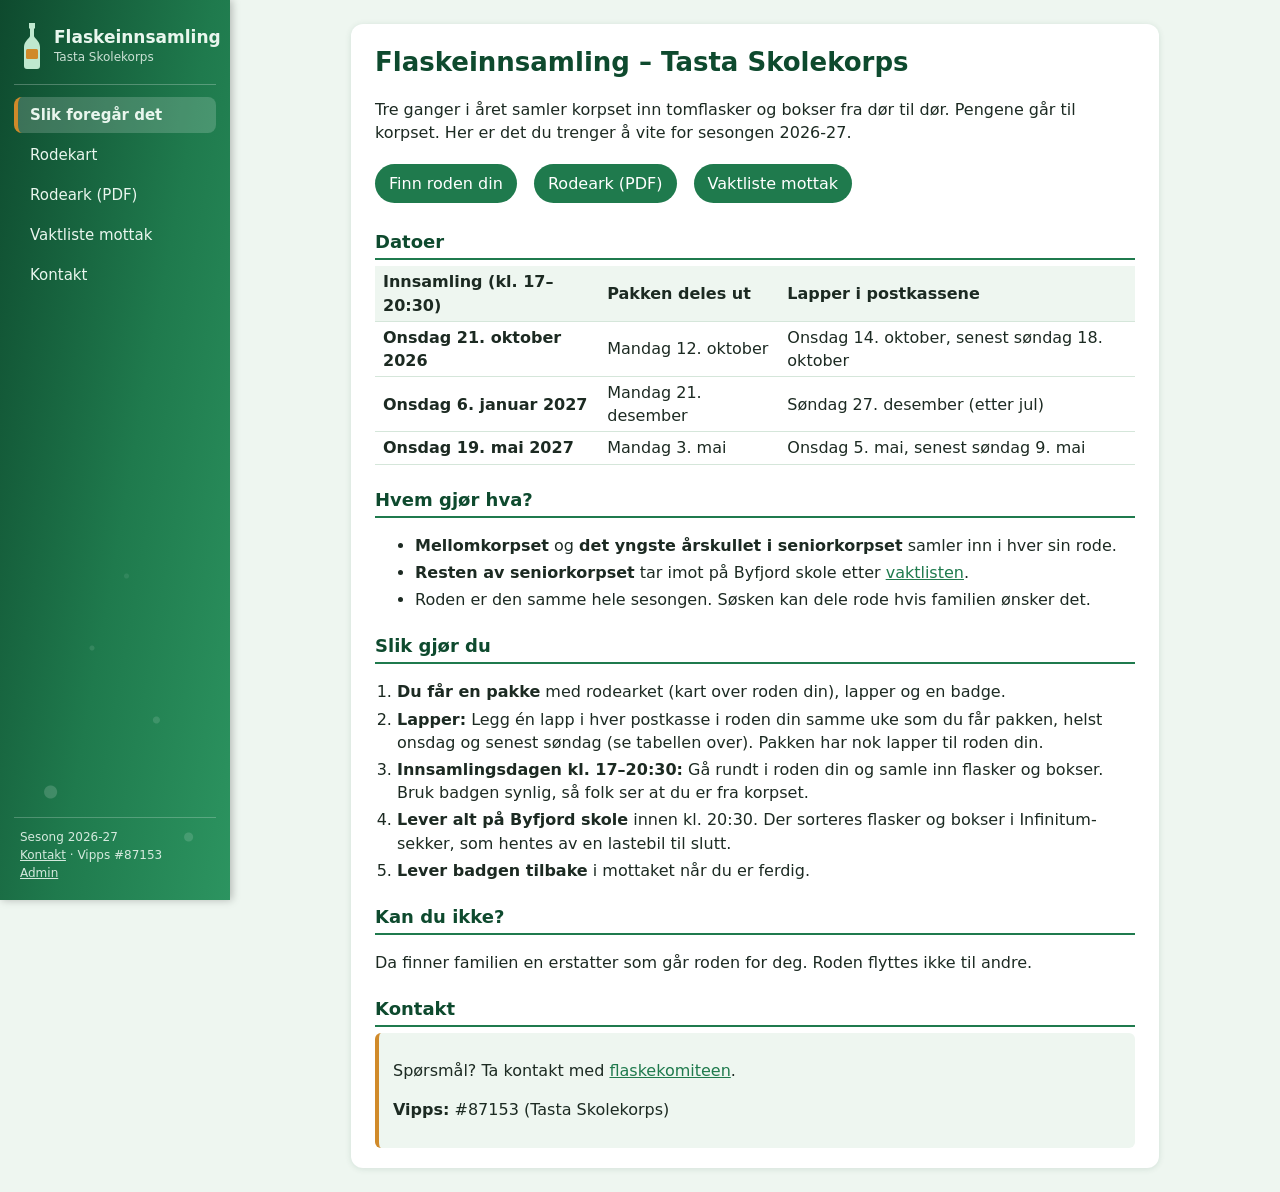
<file: index.html>
<!DOCTYPE html>
<html lang="no"><head><meta charset="utf-8"><title>Flaskeinnsamling – Tasta Skolekorps</title>
<meta name="viewport" content="width=device-width,initial-scale=1">
<link rel="stylesheet" href="theme.css">
<style>
main{max-width:760px;line-height:1.45}
h1{font-size:26px;margin:0 0 4px}
h2{font-size:18px;margin:22px 0 6px;padding-bottom:3px}
table{border-collapse:collapse;width:100%}
th,td{text-align:left;padding:4px 8px;border-bottom:1px solid #d5e6da}
thead th{background:var(--foam)}
ol{padding-left:22px}
li{margin:4px 0}
main .links a{display:inline-block;margin:4px 12px 4px 0;padding:8px 14px;border-radius:20px;background:var(--glass);color:#fff;text-decoration:none}
main .links a:hover{background:var(--glass-dark)}
.box{background:var(--foam);border-left:4px solid var(--amber);border-radius:6px;padding:10px 14px}
@page{size:A4;margin:12mm}
@media print{.links{display:none}}
</style></head><body class="has-side">
<nav class="side">
 <a class="brand" href="index.html"><svg width="24" height="48" viewBox="0 0 24 48" aria-hidden="true"><path d="M9 1h6v5l-1 1v7c0 2 6 5 6 11v19a3 3 0 0 1-3 3H7a3 3 0 0 1-3-3V25c0-6 6-9 6-11V7L9 6z" fill="#bfe8cf"/><rect x="6" y="27" width="12" height="10" rx="1.5" fill="#d08a2a"/></svg><span><b>Flaskeinnsamling</b><small>Tasta Skolekorps</small></span></a>
 <a href="index.html" aria-current="page">Slik foregår det</a>
 <a href="rodekart.html">Rodekart</a>
 <a href="rodeark-2026-27.pdf">Rodeark<span class="wide"> (PDF)</span></a>
 <a href="vaktliste.html">Vaktliste<span class="wide"> mottak</span></a>
 <a href="kontakt.html">Kontakt</a>
 <div class="side-foot">Sesong 2026-27<br><a href="kontakt.html">Kontakt</a> · Vipps #87153<br><a href="admin.html">Admin</a></div>
</nav>
<main>
<h1>Flaskeinnsamling – Tasta Skolekorps</h1>
<p>Tre ganger i året samler korpset inn tomflasker og bokser fra dør til dør. Pengene går til korpset. Her er det du trenger å vite for sesongen 2026-27.</p>

<div class="links">
 <a href="rodekart.html">Finn roden din</a>
 <a href="rodeark-2026-27.pdf">Rodeark (PDF)</a>
 <a href="vaktliste.html">Vaktliste mottak</a>
</div>

<h2>Datoer</h2>
<table>
 <thead><tr><th>Innsamling (kl. 17–20:30)</th><th>Pakken deles ut</th><th>Lapper i postkassene</th></tr></thead>
 <tbody>
  <tr><td><b>Onsdag 21. oktober 2026</b></td><td>Mandag 12. oktober</td><td>Onsdag 14. oktober, senest søndag 18. oktober</td></tr>
  <tr><td><b>Onsdag 6. januar 2027</b></td><td>Mandag 21. desember</td><td>Søndag 27. desember (etter jul)</td></tr>
  <tr><td><b>Onsdag 19. mai 2027</b></td><td>Mandag 3. mai</td><td>Onsdag 5. mai, senest søndag 9. mai</td></tr>
 </tbody>
</table>

<h2>Hvem gjør hva?</h2>
<ul>
 <li><b>Mellomkorpset</b> og <b>det yngste årskullet i seniorkorpset</b> samler inn i hver sin rode.</li>
 <li><b>Resten av seniorkorpset</b> tar imot på Byfjord skole etter <a href="vaktliste.html">vaktlisten</a>.</li>
 <li>Roden er den samme hele sesongen. Søsken kan dele rode hvis familien ønsker det.</li>
</ul>

<h2>Slik gjør du</h2>
<ol>
 <li><b>Du får en pakke</b> med rodearket (kart over roden din), lapper og en badge.</li>
 <li><b>Lapper:</b> Legg én lapp i hver postkasse i roden din samme uke som du får pakken, helst onsdag og senest søndag (se tabellen over). Pakken har nok lapper til roden din.</li>
 <li><b>Innsamlingsdagen kl. 17–20:30:</b> Gå rundt i roden din og samle inn flasker og bokser. Bruk badgen synlig, så folk ser at du er fra korpset.</li>
 <li><b>Lever alt på Byfjord skole</b> innen kl. 20:30. Der sorteres flasker og bokser i Infinitum-sekker, som hentes av en lastebil til slutt.</li>
 <li><b>Lever badgen tilbake</b> i mottaket når du er ferdig.</li>
</ol>

<h2>Kan du ikke?</h2>
<p>Da finner familien en erstatter som går roden for deg. Roden flyttes ikke til andre.</p>

<h2>Kontakt</h2>
<div class="box">
 <p>Spørsmål? Ta kontakt med <a href="kontakt.html">flaskekomiteen</a>.</p>
 <p><b>Vipps:</b> #87153 (Tasta Skolekorps)</p>
</div>
</main>
</body></html>
</file>
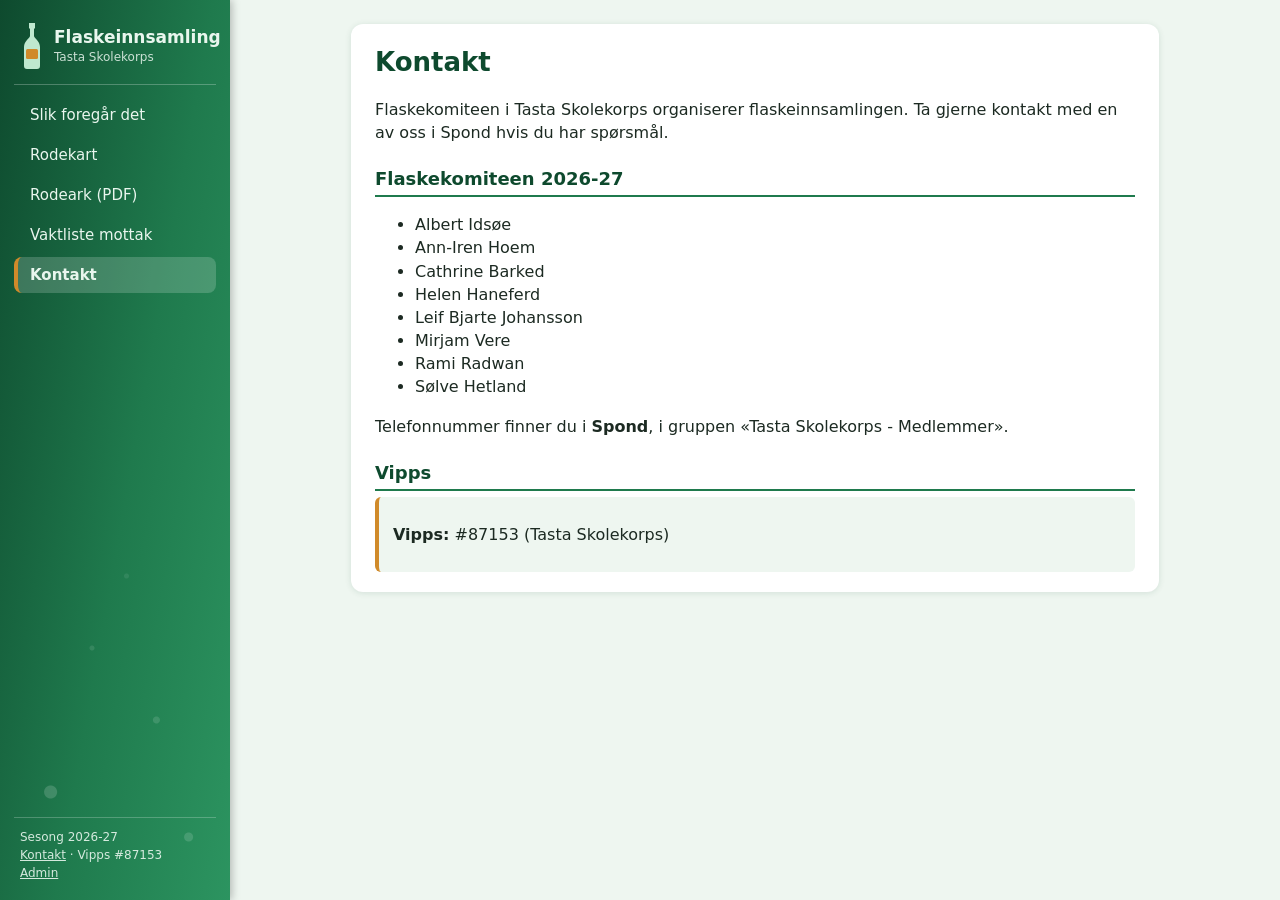
<file: kontakt.html>
<!DOCTYPE html>
<html lang="no"><head><meta charset="utf-8"><title>Kontakt – flaskeinnsamling Tasta Skolekorps</title>
<meta name="viewport" content="width=device-width,initial-scale=1">
<link rel="stylesheet" href="theme.css">
<style>
main{max-width:760px;line-height:1.45}
h1{font-size:26px;margin:0 0 4px}
h2{font-size:18px;margin:22px 0 6px;padding-bottom:3px}
.box{background:var(--foam);border-left:4px solid var(--amber);border-radius:6px;padding:10px 14px}
@page{size:A4;margin:12mm}
</style></head><body class="has-side">
<nav class="side">
 <a class="brand" href="index.html"><svg width="24" height="48" viewBox="0 0 24 48" aria-hidden="true"><path d="M9 1h6v5l-1 1v7c0 2 6 5 6 11v19a3 3 0 0 1-3 3H7a3 3 0 0 1-3-3V25c0-6 6-9 6-11V7L9 6z" fill="#bfe8cf"/><rect x="6" y="27" width="12" height="10" rx="1.5" fill="#d08a2a"/></svg><span><b>Flaskeinnsamling</b><small>Tasta Skolekorps</small></span></a>
 <a href="index.html">Slik foregår det</a>
 <a href="rodekart.html">Rodekart</a>
 <a href="rodeark-2026-27.pdf">Rodeark<span class="wide"> (PDF)</span></a>
 <a href="vaktliste.html">Vaktliste<span class="wide"> mottak</span></a>
 <a href="kontakt.html" aria-current="page">Kontakt</a>
 <div class="side-foot">Sesong 2026-27<br><a href="kontakt.html">Kontakt</a> · Vipps #87153<br><a href="admin.html">Admin</a></div>
</nav>
<main>
<h1>Kontakt</h1>
<p>Flaskekomiteen i Tasta Skolekorps organiserer flaskeinnsamlingen. Ta gjerne kontakt med en av oss i Spond hvis du har spørsmål.</p>

<h2>Flaskekomiteen 2026-27</h2>
<ul id="contacts">
  <li>Albert Idsøe</li>
  <li>Ann-Iren Hoem</li>
  <li>Cathrine Barked</li>
  <li>Helen Haneferd</li>
  <li>Leif Bjarte Johansson</li>
  <li>Mirjam Vere</li>
  <li>Rami Radwan</li>
  <li>Sølve Hetland</li>
</ul>
<p>Telefonnummer finner du i <b>Spond</b>, i gruppen «Tasta Skolekorps - Medlemmer».</p>

<h2>Vipps</h2>
<div class="box">
 <p><b>Vipps:</b> <span id="vipps">#87153</span> (Tasta Skolekorps)</p>
</div>
</main>
<script src="api.js"></script>
<script>
// Embedded list above is the fallback; replace it with API data when available.
flaskeApi.loadSeason().then(doc => {
  if (!doc) return;
  const names = Array.isArray(doc.contacts)
    ? doc.contacts.map(c => typeof c === 'string' ? c : c && c.name).filter(Boolean) : [];
  if (names.length) document.getElementById('contacts').innerHTML = names.map(n => '<li>' + flaskeApi.esc(n) + '</li>').join('');
  if (typeof doc.vipps === 'string' && doc.vipps) document.getElementById('vipps').textContent = doc.vipps;
}).catch(e => console.warn('flaskeApi: using embedded data', e));
</script>
</body></html>
</file>
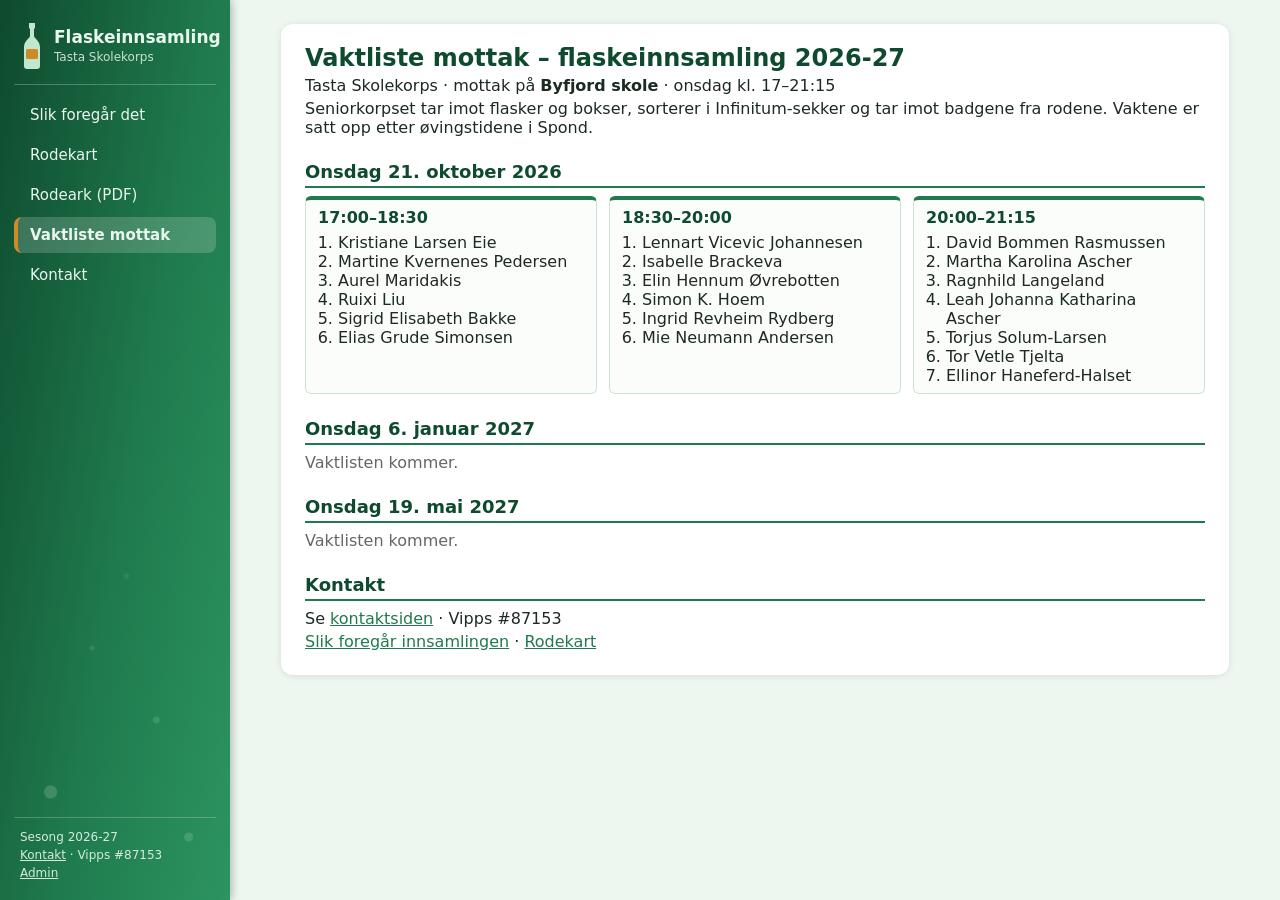
<file: vaktliste.html>
<!DOCTYPE html>
<html lang="no"><head><meta charset="utf-8"><title>Vaktliste mottak – flaskeinnsamling Tasta Skolekorps</title>
<meta name="viewport" content="width=device-width,initial-scale=1">
<link rel="stylesheet" href="theme.css">
<style>
main{max-width:900px}
h1{font-size:24px;margin:0 0 4px}
h2{font-size:18px;margin:24px 0 8px;padding-bottom:4px}
p{margin:4px 0}
.slots{display:grid;grid-template-columns:repeat(auto-fit,minmax(220px,1fr));gap:12px}
.slot{border:1px solid #cfe3d6;border-top:4px solid var(--glass);border-radius:6px;padding:8px 12px;background:#fbfdfb}
.slot h3{margin:0 0 6px;font-size:16px;color:var(--glass-dark)}
.slot ol{margin:0;padding-left:20px}
.muted{color:#666}
@page{size:A4;margin:12mm}
@media print{main a{display:none}}
</style></head><body class="has-side">
<nav class="side">
 <a class="brand" href="index.html"><svg width="24" height="48" viewBox="0 0 24 48" aria-hidden="true"><path d="M9 1h6v5l-1 1v7c0 2 6 5 6 11v19a3 3 0 0 1-3 3H7a3 3 0 0 1-3-3V25c0-6 6-9 6-11V7L9 6z" fill="#bfe8cf"/><rect x="6" y="27" width="12" height="10" rx="1.5" fill="#d08a2a"/></svg><span><b>Flaskeinnsamling</b><small>Tasta Skolekorps</small></span></a>
 <a href="index.html">Slik foregår det</a>
 <a href="rodekart.html">Rodekart</a>
 <a href="rodeark-2026-27.pdf">Rodeark<span class="wide"> (PDF)</span></a>
 <a href="vaktliste.html" aria-current="page">Vaktliste<span class="wide"> mottak</span></a>
 <a href="kontakt.html">Kontakt</a>
 <div class="side-foot">Sesong 2026-27<br><a href="kontakt.html">Kontakt</a> · Vipps #87153<br><a href="admin.html">Admin</a></div>
</nav>
<main>
<h1>Vaktliste mottak – flaskeinnsamling 2026-27</h1>
<p>Tasta Skolekorps · mottak på <b>Byfjord skole</b> · onsdag kl. 17–21:15</p>
<p>Seniorkorpset tar imot flasker og bokser, sorterer i Infinitum-sekker og tar imot badgene fra rodene. Vaktene er satt opp etter øvingstidene i Spond.</p>

<div id="reception">
<h2>Onsdag 21. oktober 2026</h2>
<div class="slots">
 <div class="slot"><h3>17:00–18:30</h3><ol>
  <li>Kristiane Larsen Eie</li><li>Martine Kvernenes Pedersen</li><li>Aurel Maridakis</li><li>Ruixi Liu</li><li>Sigrid Elisabeth Bakke</li><li>Elias Grude Simonsen</li>
 </ol></div>
 <div class="slot"><h3>18:30–20:00</h3><ol>
  <li>Lennart Vicevic Johannesen</li><li>Isabelle Brackeva</li><li>Elin Hennum Øvrebotten</li><li>Simon K. Hoem</li><li>Ingrid Revheim Rydberg</li><li>Mie Neumann Andersen</li>
 </ol></div>
 <div class="slot"><h3>20:00–21:15</h3><ol>
  <li>David Bommen Rasmussen</li><li>Martha Karolina Ascher</li><li>Ragnhild Langeland</li><li>Leah Johanna Katharina Ascher</li><li>Torjus Solum-Larsen</li><li>Tor Vetle Tjelta</li><li>Ellinor Haneferd-Halset</li>
 </ol></div>
</div>

<h2>Onsdag 6. januar 2027</h2>
<p class="muted">Vaktlisten kommer.</p>

<h2>Onsdag 19. mai 2027</h2>
<p class="muted">Vaktlisten kommer.</p>
</div>

<h2>Kontakt</h2>
<p>Se <a href="kontakt.html">kontaktsiden</a> · Vipps <span id="vipps">#87153</span></p>
<p><a href="index.html">Slik foregår innsamlingen</a> · <a href="rodekart.html">Rodekart</a></p>
</main>
<script src="api.js"></script>
<script>
// Embedded list above is the fallback; re-render from the API's `reception` when available.
flaskeApi.loadSeason().then(doc => {
  if (!doc) return;
  if (typeof doc.vipps === 'string' && doc.vipps) document.getElementById('vipps').textContent = doc.vipps;
  const reception = doc.reception;
  if (!flaskeApi.hasEntries(reception)) return;
  const isDate = d => /^\d{4}-\d{2}-\d{2}$/.test(d);
  const collections = Array.isArray(doc.collections) ? doc.collections.filter(isDate) : [];
  const dates = [...new Set([...collections, ...Object.keys(reception).filter(isDate)])].sort();
  const fmtDate = d => {
    const s = new Date(d + 'T12:00').toLocaleDateString('nb-NO', {weekday: 'long', day: 'numeric', month: 'long', year: 'numeric'});
    return s.charAt(0).toUpperCase() + s.slice(1);
  };
  const esc = flaskeApi.esc;
  document.getElementById('reception').innerHTML = dates.map(d => {
    const slots = Object.entries(reception[d] || {}).filter(([, names]) => Array.isArray(names) && names.length)
      .sort(([a], [b]) => a.localeCompare(b));
    const body = slots.length
      ? '<div class="slots">' + slots.map(([slot, names]) =>
          '<div class="slot"><h3>' + esc(slot.replace('-', '–')) + '</h3><ol>' +
          names.map(n => '<li>' + esc(n) + '</li>').join('') + '</ol></div>').join('') + '</div>'
      : '<p class="muted">Vaktlisten kommer.</p>';
    return '<h2>' + fmtDate(d) + '</h2>' + body;
  }).join('');
}).catch(e => console.warn('flaskeApi: using embedded data', e));
</script>
</body></html>
</file>
<file: theme.css>
:root{--side-w:230px;--top-h:52px;--glass:#1f7a4d;--glass-dark:#0e4a2e;--amber:#d08a2a;--foam:#eef6f0;--ink:#1c2a22}
.side{position:fixed;top:0;bottom:0;left:0;width:var(--side-w);box-sizing:border-box;padding:18px 14px;z-index:2000;display:flex;flex-direction:column;gap:4px;overflow-y:auto;color:#e9f6ee;font-family:system-ui,Arial,sans-serif;box-shadow:2px 0 8px rgba(0,0,0,.25);
  /* Bubbles rising in green bottle glass */
  background:
    radial-gradient(circle at 22% 88%,rgba(255,255,255,.16) 0 6px,transparent 7px),
    radial-gradient(circle at 68% 80%,rgba(255,255,255,.12) 0 3px,transparent 4px),
    radial-gradient(circle at 40% 72%,rgba(255,255,255,.10) 0 2px,transparent 3px),
    radial-gradient(circle at 82% 93%,rgba(255,255,255,.14) 0 4px,transparent 5px),
    radial-gradient(circle at 55% 64%,rgba(255,255,255,.08) 0 2px,transparent 3px),
    linear-gradient(100deg,var(--glass-dark),var(--glass) 55%,#2c9460)}
.side a{color:inherit;text-decoration:none;padding:9px 12px;border-radius:8px;font-size:15px;border-left:4px solid transparent}
.side a:hover{background:rgba(255,255,255,.12)}
.side a[aria-current=page]{background:rgba(255,255,255,.18);border-left-color:var(--amber);font-weight:600}
.side .brand{display:flex;align-items:center;gap:10px;padding:4px 6px 14px;margin-bottom:8px;border:0;border-bottom:1px solid rgba(255,255,255,.25);border-radius:0}
.side .brand:hover{background:none}
.side .brand svg{flex:none}
.side .brand b{display:block;font-size:17px}
.side .brand small{font-size:12px;opacity:.85}
.side-foot{margin-top:auto;font-size:12px;line-height:1.5;opacity:.9;padding:10px 6px 0;border-top:1px solid rgba(255,255,255,.25)}
.side-foot a{padding:0;border:0;font-size:12px;text-decoration:underline}
body.has-side{margin:0;padding-left:var(--side-w);background:var(--foam);color:var(--ink);font-family:system-ui,Arial,sans-serif}
body.has-side main{background:#fff;border-radius:12px;box-shadow:0 1px 6px rgba(14,74,46,.12);margin:24px auto;padding:20px 24px}
body.has-side h1{color:var(--glass-dark)}
body.has-side h2{color:var(--glass-dark);border-bottom:2px solid var(--glass)}
:where(body.has-side main) a{color:var(--glass)}
@media (max-width:800px){
  :root{--side-w:0px}
  .side{right:0;bottom:auto;width:auto;height:var(--top-h);flex-direction:row;align-items:center;gap:0;padding:0 6px;overflow-x:auto;overflow-y:hidden;scrollbar-width:none}
  .side::-webkit-scrollbar{display:none}
  .side .brand{padding:0 4px 0 0;margin:0;border:0}
  .side .brand span,.side .wide{display:none}
  .side .brand svg{width:18px;height:36px}
  .side a{padding:6px 7px;font-size:13px;white-space:nowrap;border-left:0;border-bottom:3px solid transparent;border-radius:6px 6px 0 0}
  .side a[aria-current=page]{border-bottom-color:var(--amber)}
  .side-foot{display:none}
  body.has-side{padding-top:var(--top-h)}
  body.has-side main{margin:0;border-radius:0}
}
@media print{
  .side{display:none}
  body.has-side{padding-left:0;background:none}
  body.has-side main{margin:0;box-shadow:none;padding:0}
}
</file>
